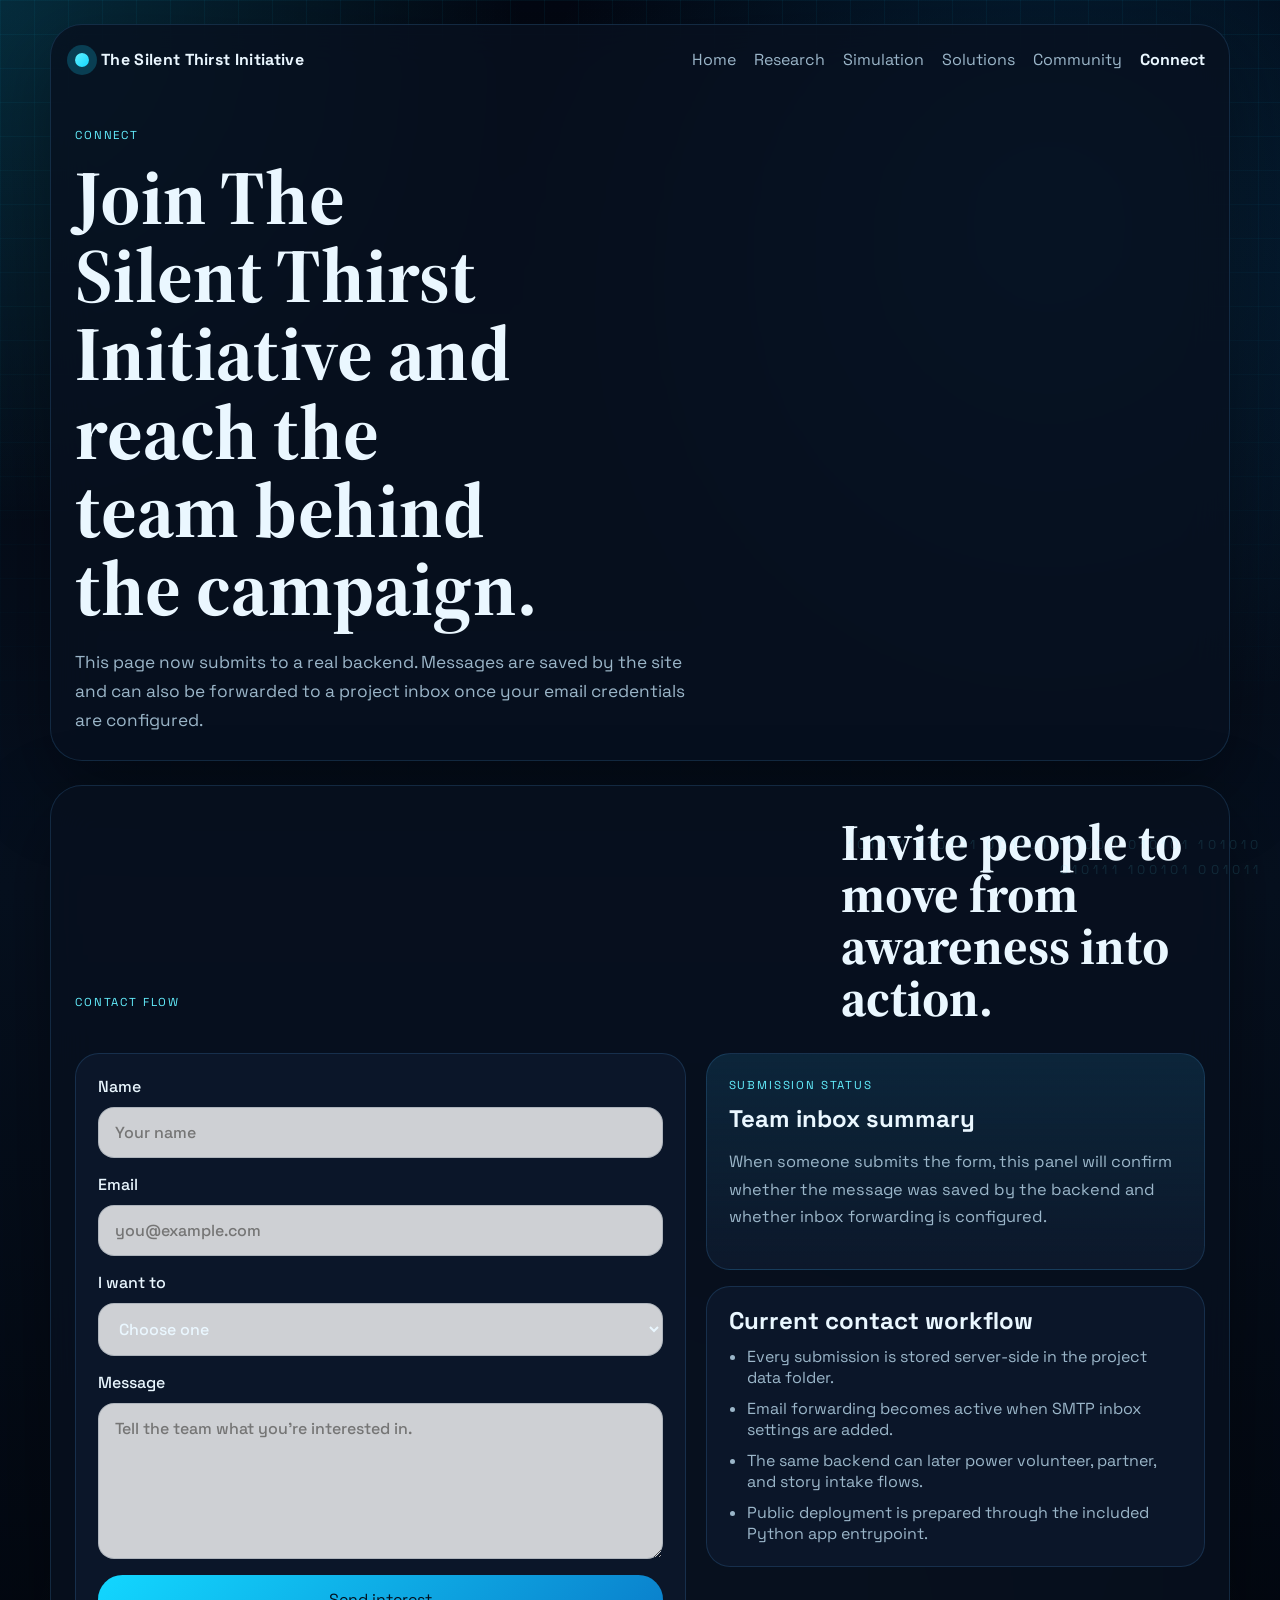
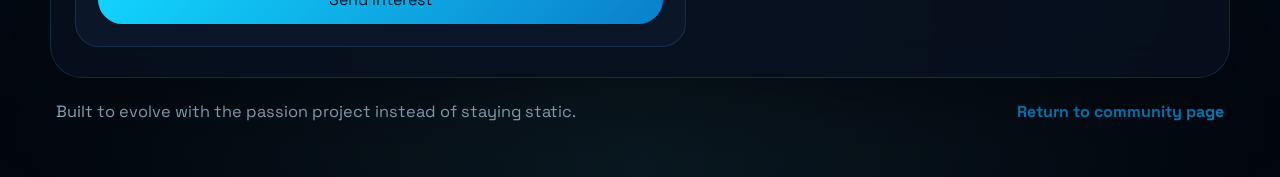
<file: connect.html>
<!DOCTYPE html>
<html lang="en">
<head>
  <meta charset="UTF-8">
  <meta name="viewport" content="width=device-width, initial-scale=1.0">
  <title>Connect | The Silent Thirst</title>
  <meta name="description" content="Connect with the project team behind The Silent Thirst.">
  <link rel="preconnect" href="https://fonts.googleapis.com">
  <link rel="preconnect" href="https://fonts.gstatic.com" crossorigin>
  <link href="https://fonts.googleapis.com/css2?family=Space+Grotesk:wght@400;500;700&family=Source+Serif+4:wght@400;600;700&display=swap" rel="stylesheet">
  <link rel="stylesheet" href="styles.css">
</head>
<body data-page="connect">
  <div class="page-shell">
    <header class="page-hero">
      <nav class="topbar">
        <a class="brand" href="index.html"><span class="brand-mark"></span><span class="brand-text">The Silent Thirst Initiative</span></a>
        <div class="nav-links">
          <a data-nav="home" href="index.html">Home</a>
          <a data-nav="research" href="research.html">Research</a>
          <a data-nav="simulation" href="simulation.html">Simulation</a>
          <a data-nav="solutions" href="solutions.html">Solutions</a>
          <a data-nav="community" href="community.html">Community</a>
          <a data-nav="connect" href="connect.html">Connect</a>
        </div>
      </nav>
      <div class="page-hero-copy">
        <p class="eyebrow">Connect</p>
        <h1 class="page-title">Join The Silent Thirst Initiative and reach the team behind the campaign.</h1>
        <p class="lead">This page now submits to a real backend. Messages are saved by the site and can also be forwarded to a project inbox once your email credentials are configured.</p>
      </div>
    </header>

    <main>
      <section class="section">
        <div class="section-heading">
          <p class="eyebrow">Contact flow</p>
          <h2>Invite people to move from awareness into action.</h2>
        </div>
        <div class="connect-layout">
          <form class="contact-form" id="contactForm">
            <label>
              Name
              <input type="text" name="name" placeholder="Your name" required>
            </label>
            <label>
              Email
              <input type="email" name="email" placeholder="you@example.com" required>
            </label>
            <label>
              I want to
              <select name="interest" required>
                <option value="">Choose one</option>
                <option value="learn more about the issue">Learn more about the issue</option>
                <option value="volunteer with the project">Volunteer with the project</option>
                <option value="explore a partnership">Explore a partnership</option>
                <option value="share research or a lead">Share research or a lead</option>
              </select>
            </label>
            <label>
              Message
              <textarea name="message" rows="6" placeholder="Tell the team what you're interested in." required></textarea>
            </label>
            <button class="button button-primary" type="submit">Send interest</button>
          </form>

          <aside class="form-output">
            <div class="response-card">
              <p class="response-label">Submission status</p>
              <h3>Team inbox summary</h3>
              <p id="responseText">When someone submits the form, this panel will confirm whether the message was saved by the backend and whether inbox forwarding is configured.</p>
            </div>
            <div class="sources-card">
              <h3>Current contact workflow</h3>
              <ul class="clean-list">
                <li>Every submission is stored server-side in the project data folder.</li>
                <li>Email forwarding becomes active when SMTP inbox settings are added.</li>
                <li>The same backend can later power volunteer, partner, and story intake flows.</li>
                <li>Public deployment is prepared through the included Python app entrypoint.</li>
              </ul>
            </div>
          </aside>
        </div>
      </section>
    </main>

    <footer class="site-footer">
      <p>Built to evolve with the passion project instead of staying static.</p>
      <a class="text-link" href="community.html">Return to community page</a>
    </footer>
  </div>
  <script src="script.js"></script>
</body>
</html>
</file>
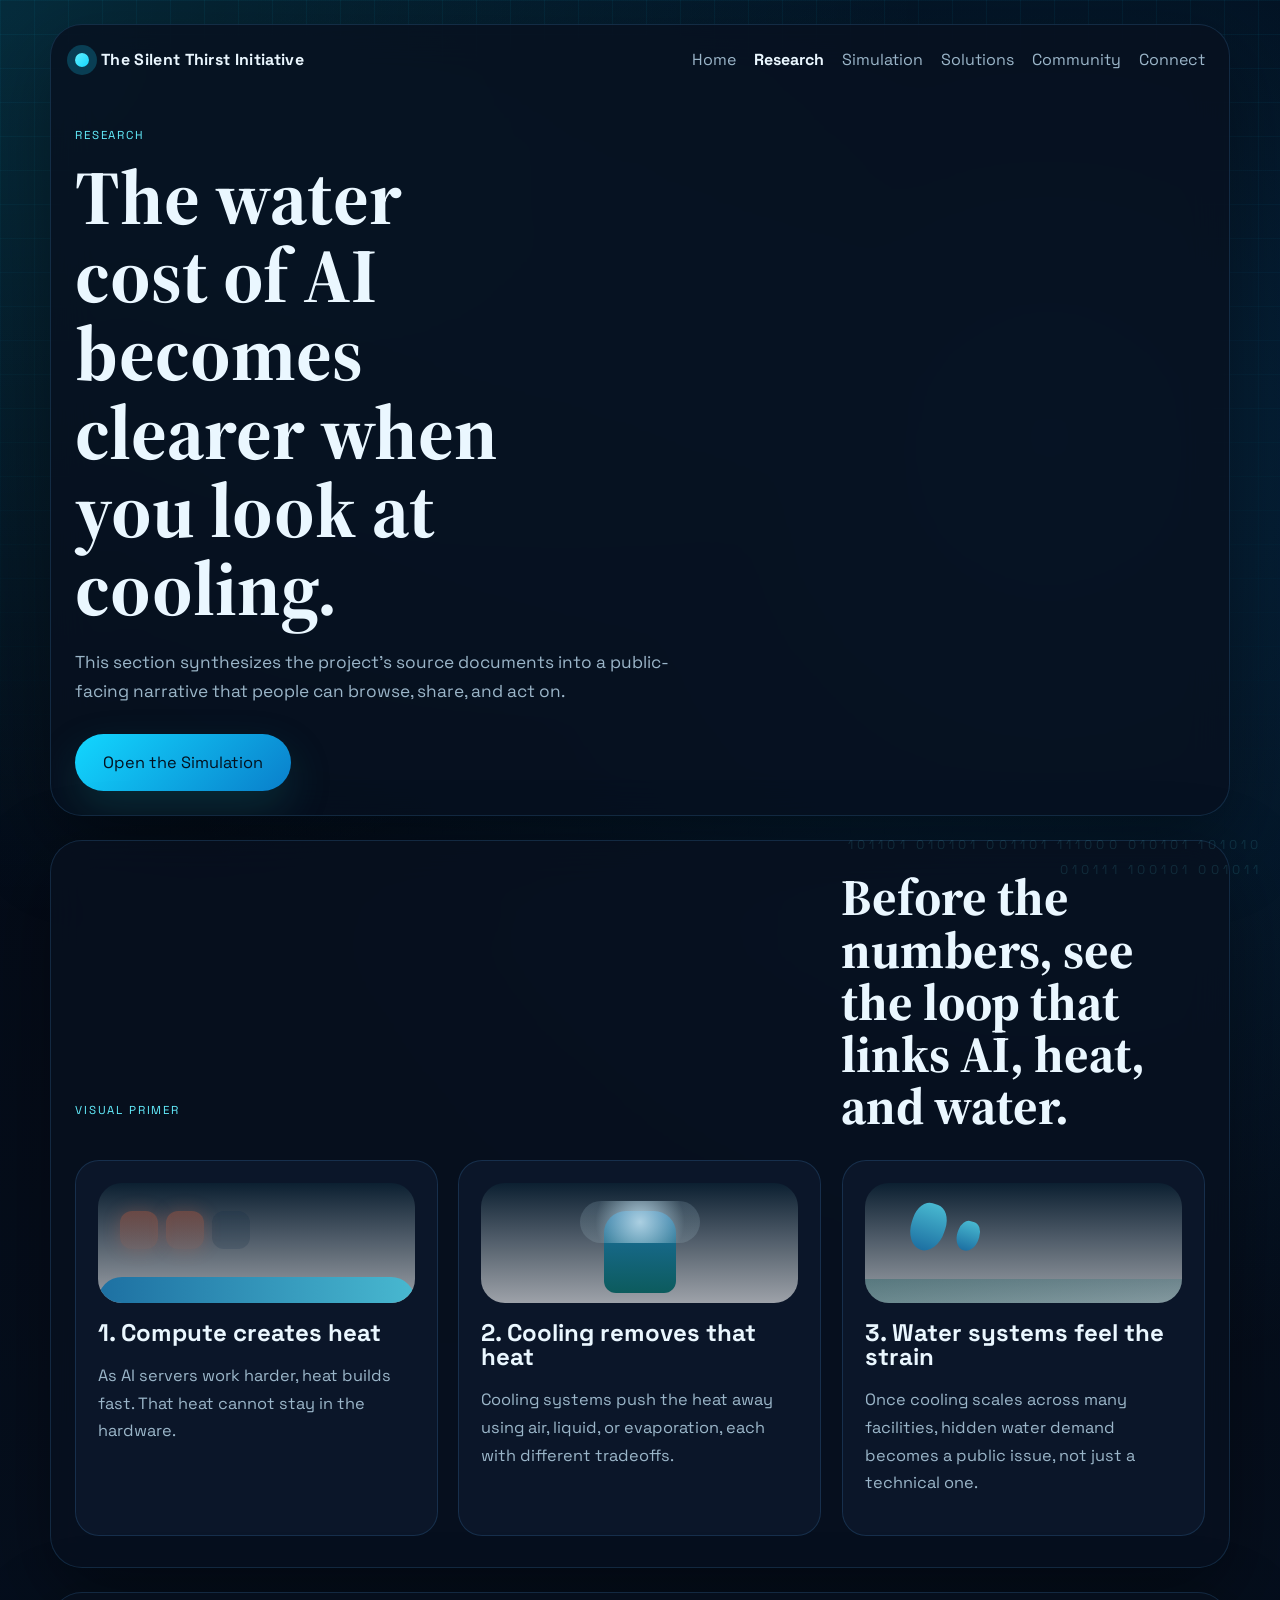
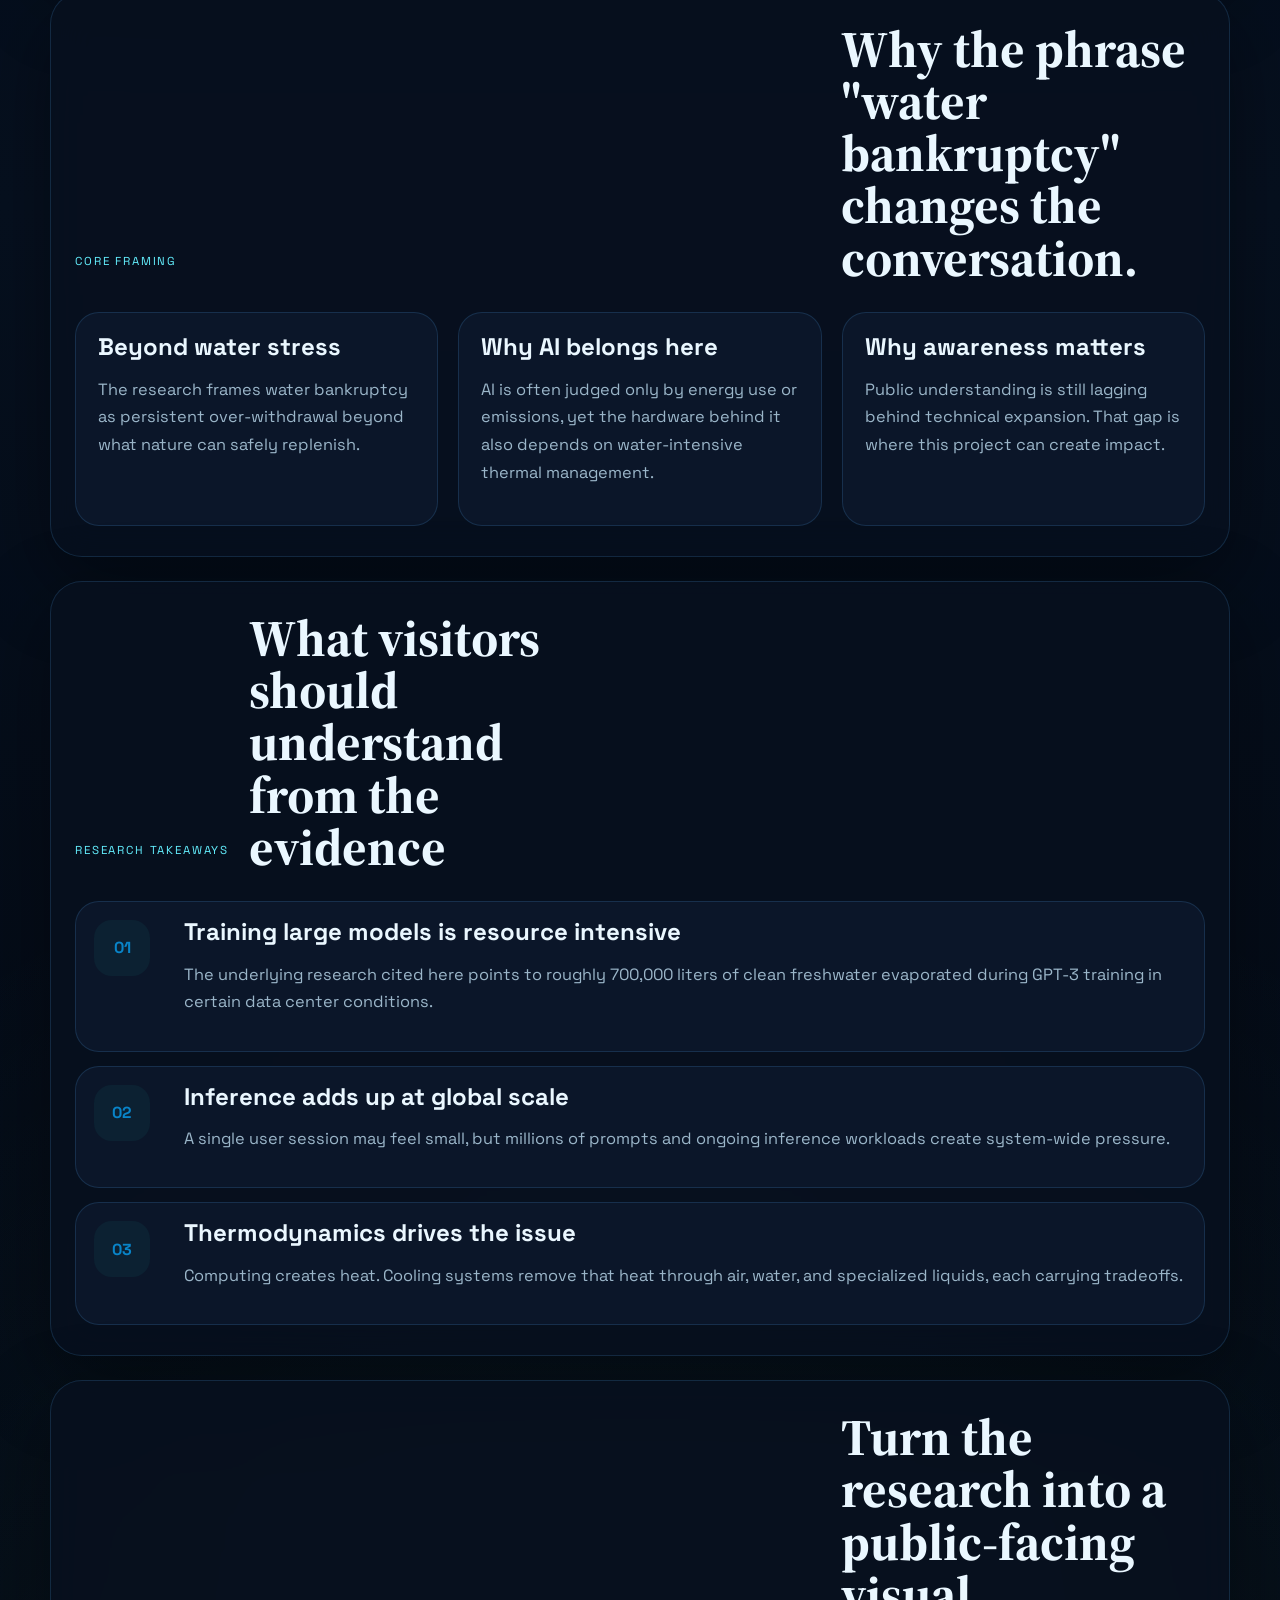
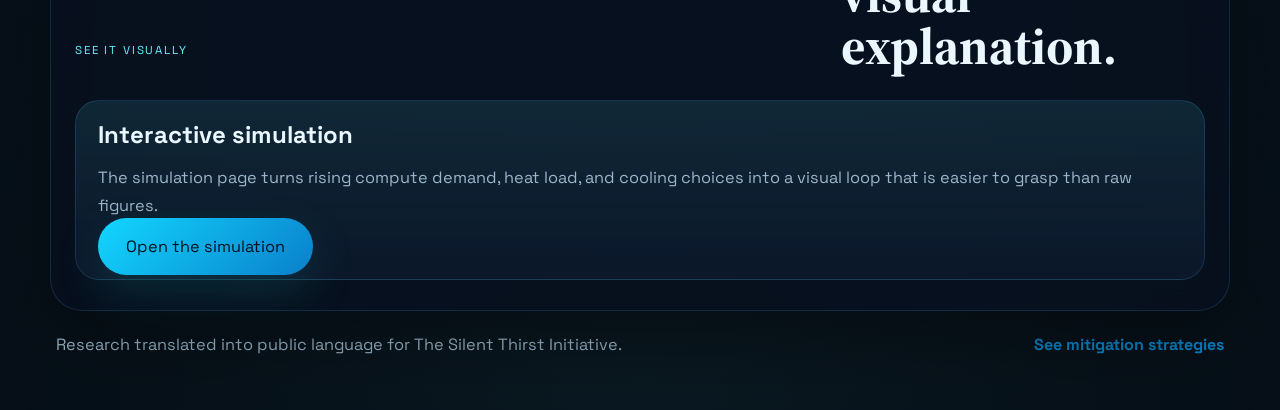
<file: research.html>
<!DOCTYPE html>
<html lang="en">
<head>
  <meta charset="UTF-8">
  <meta name="viewport" content="width=device-width, initial-scale=1.0">
  <title>Research | The Silent Thirst</title>
  <meta name="description" content="Research findings on AI, data centers, cooling systems, and water scarcity.">
  <link rel="preconnect" href="https://fonts.googleapis.com">
  <link rel="preconnect" href="https://fonts.gstatic.com" crossorigin>
  <link href="https://fonts.googleapis.com/css2?family=Space+Grotesk:wght@400;500;700&family=Source+Serif+4:wght@400;600;700&display=swap" rel="stylesheet">
  <link rel="stylesheet" href="styles.css">
</head>
<body data-page="research">
  <div class="page-shell">
    <header class="page-hero">
      <nav class="topbar">
        <a class="brand" href="index.html"><span class="brand-mark"></span><span class="brand-text">The Silent Thirst Initiative</span></a>
        <div class="nav-links">
          <a data-nav="home" href="index.html">Home</a>
          <a data-nav="research" href="research.html">Research</a>
          <a data-nav="simulation" href="simulation.html">Simulation</a>
          <a data-nav="solutions" href="solutions.html">Solutions</a>
          <a data-nav="community" href="community.html">Community</a>
          <a data-nav="connect" href="connect.html">Connect</a>
        </div>
      </nav>
      <div class="page-hero-copy">
        <p class="eyebrow">Research</p>
        <h1 class="page-title">The water cost of AI becomes clearer when you look at cooling.</h1>
        <p class="lead">This section synthesizes the project's source documents into a public-facing narrative that people can browse, share, and act on.</p>
        <div class="hero-actions">
          <a class="button button-primary button-spotlight" href="simulation.html">Open the Simulation</a>
        </div>
      </div>
    </header>

    <main>
      <section class="section">
        <div class="section-heading">
          <p class="eyebrow">Visual primer</p>
          <h2>Before the numbers, see the loop that links AI, heat, and water.</h2>
        </div>
        <div class="visual-explainer-grid">
          <article class="visual-card">
            <div class="mini-scene">
              <span class="scene-chip glow"></span>
              <span class="scene-chip glow"></span>
              <span class="scene-chip"></span>
              <span class="scene-wave"></span>
            </div>
            <h3>1. Compute creates heat</h3>
            <p>As AI servers work harder, heat builds fast. That heat cannot stay in the hardware.</p>
          </article>
          <article class="visual-card">
            <div class="mini-scene tower">
              <span class="scene-tower"></span>
              <span class="scene-cloud"></span>
            </div>
            <h3>2. Cooling removes that heat</h3>
            <p>Cooling systems push the heat away using air, liquid, or evaporation, each with different tradeoffs.</p>
          </article>
          <article class="visual-card">
            <div class="mini-scene watershed">
              <span class="scene-drop"></span>
              <span class="scene-drop small"></span>
              <span class="scene-ground"></span>
            </div>
            <h3>3. Water systems feel the strain</h3>
            <p>Once cooling scales across many facilities, hidden water demand becomes a public issue, not just a technical one.</p>
          </article>
        </div>
      </section>

      <section class="section">
        <div class="section-heading">
          <p class="eyebrow">Core framing</p>
          <h2>Why the phrase "water bankruptcy" changes the conversation.</h2>
        </div>
        <div class="story-grid">
          <article class="story-card">
            <h3>Beyond water stress</h3>
            <p>The research frames water bankruptcy as persistent over-withdrawal beyond what nature can safely replenish.</p>
          </article>
          <article class="story-card">
            <h3>Why AI belongs here</h3>
            <p>AI is often judged only by energy use or emissions, yet the hardware behind it also depends on water-intensive thermal management.</p>
          </article>
          <article class="story-card">
            <h3>Why awareness matters</h3>
            <p>Public understanding is still lagging behind technical expansion. That gap is where this project can create impact.</p>
          </article>
        </div>
      </section>

      <section class="section">
        <div class="section-heading narrow">
          <p class="eyebrow">Research takeaways</p>
          <h2>What visitors should understand from the evidence</h2>
        </div>
        <div class="timeline">
          <div class="timeline-item">
            <span class="timeline-year">01</span>
            <div>
              <h3>Training large models is resource intensive</h3>
              <p>The underlying research cited here points to roughly 700,000 liters of clean freshwater evaporated during GPT-3 training in certain data center conditions.</p>
            </div>
          </div>
          <div class="timeline-item">
            <span class="timeline-year">02</span>
            <div>
              <h3>Inference adds up at global scale</h3>
              <p>A single user session may feel small, but millions of prompts and ongoing inference workloads create system-wide pressure.</p>
            </div>
          </div>
          <div class="timeline-item">
            <span class="timeline-year">03</span>
            <div>
              <h3>Thermodynamics drives the issue</h3>
              <p>Computing creates heat. Cooling systems remove that heat through air, water, and specialized liquids, each carrying tradeoffs.</p>
            </div>
          </div>
        </div>
      </section>

      <section class="section">
        <div class="section-heading">
          <p class="eyebrow">See it visually</p>
          <h2>Turn the research into a public-facing visual explanation.</h2>
        </div>
        <div class="feature-grid">
          <article class="feature-card">
            <h3>Interactive simulation</h3>
            <p>The simulation page turns rising compute demand, heat load, and cooling choices into a visual loop that is easier to grasp than raw figures.</p>
            <a class="button button-primary button-spotlight" href="simulation.html">Open the simulation</a>
          </article>
        </div>
      </section>
    </main>

    <footer class="site-footer">
      <p>Research translated into public language for The Silent Thirst Initiative.</p>
      <a class="text-link" href="solutions.html">See mitigation strategies</a>
    </footer>
  </div>
  <script src="script.js"></script>
</body>
</html>
</file>
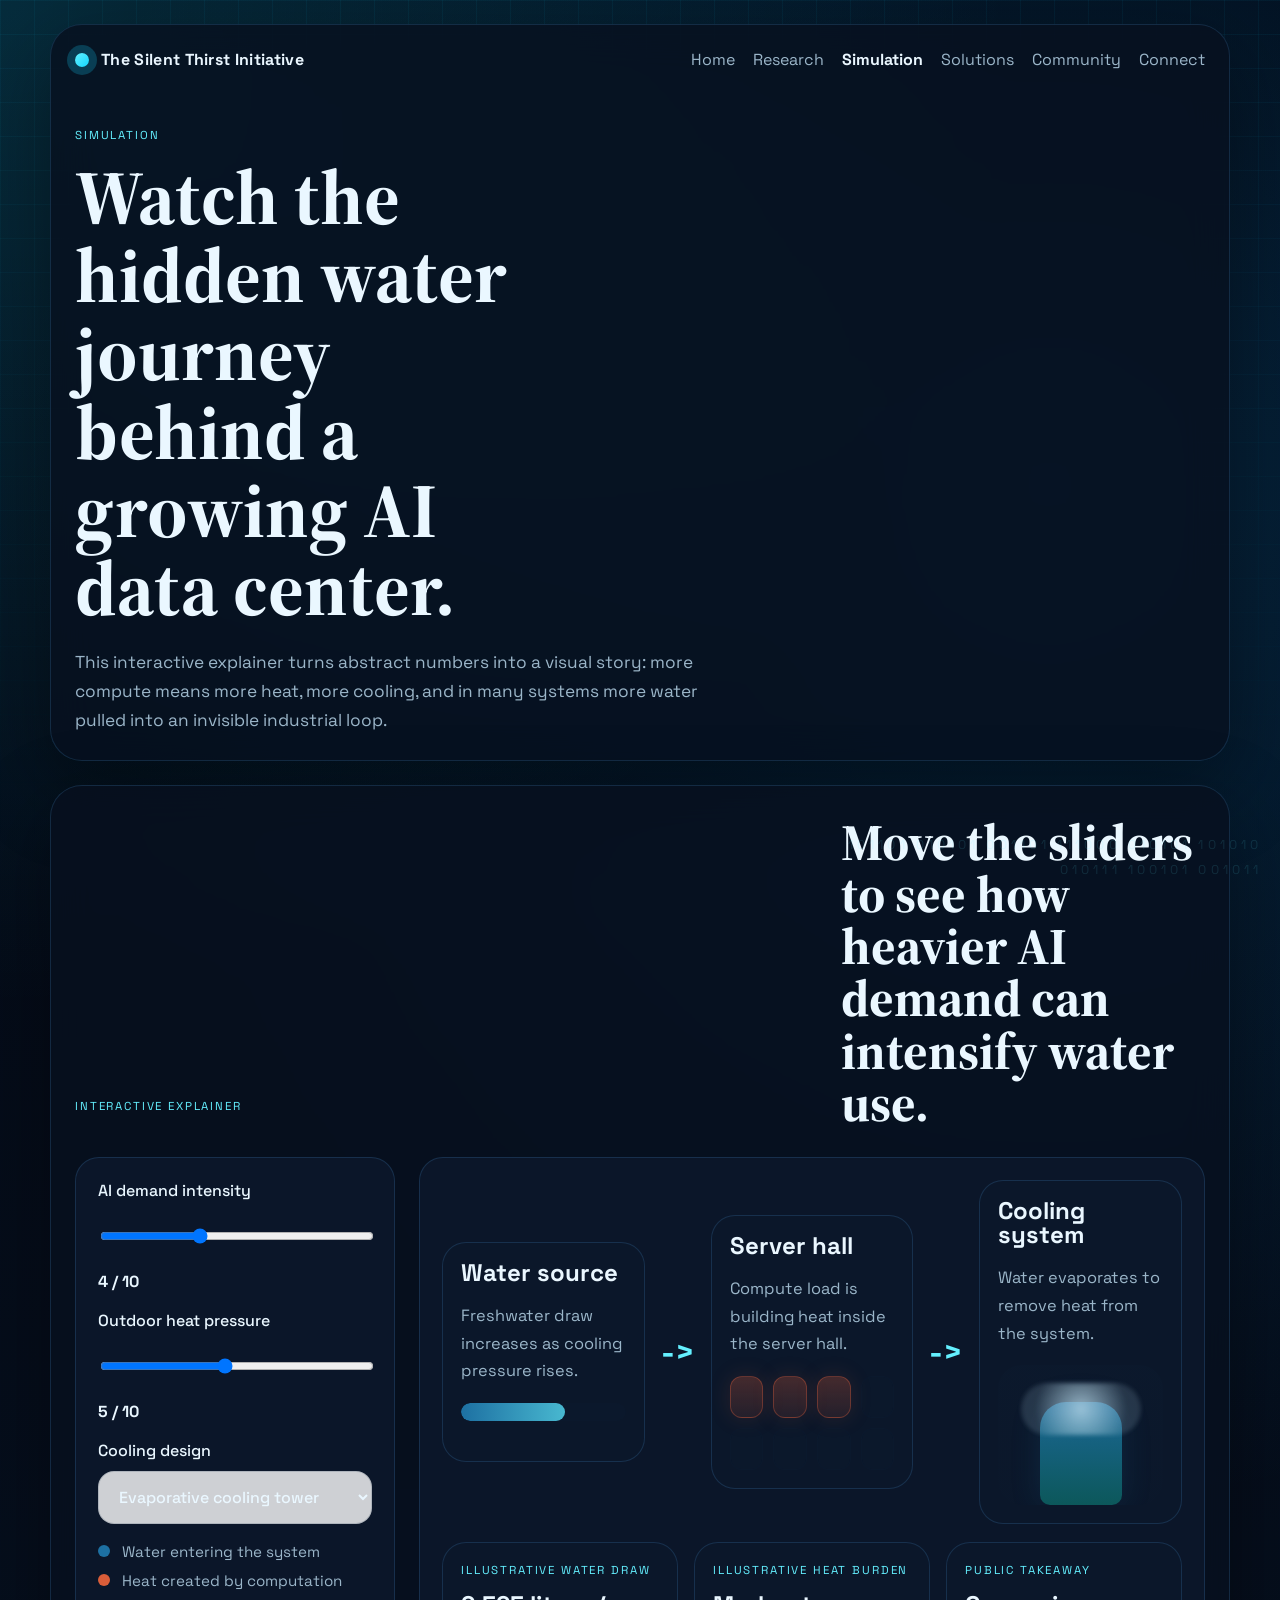
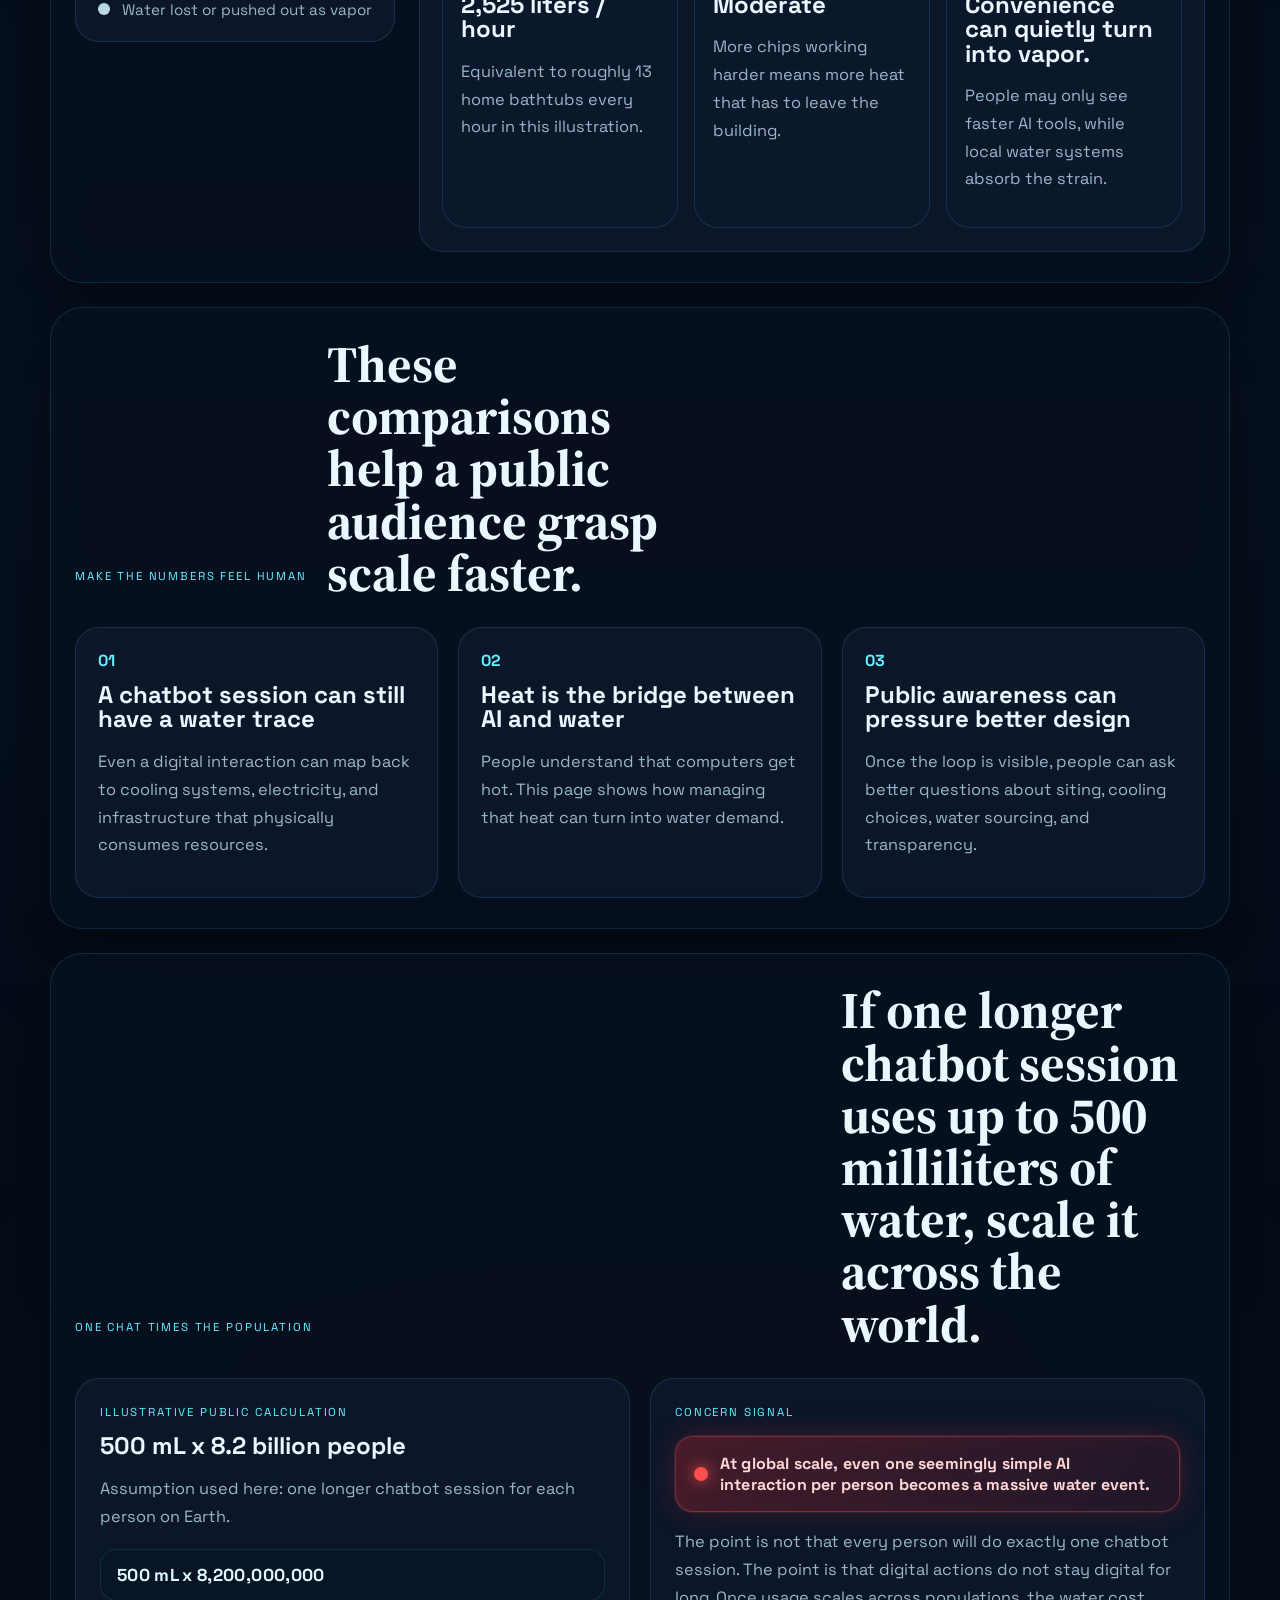
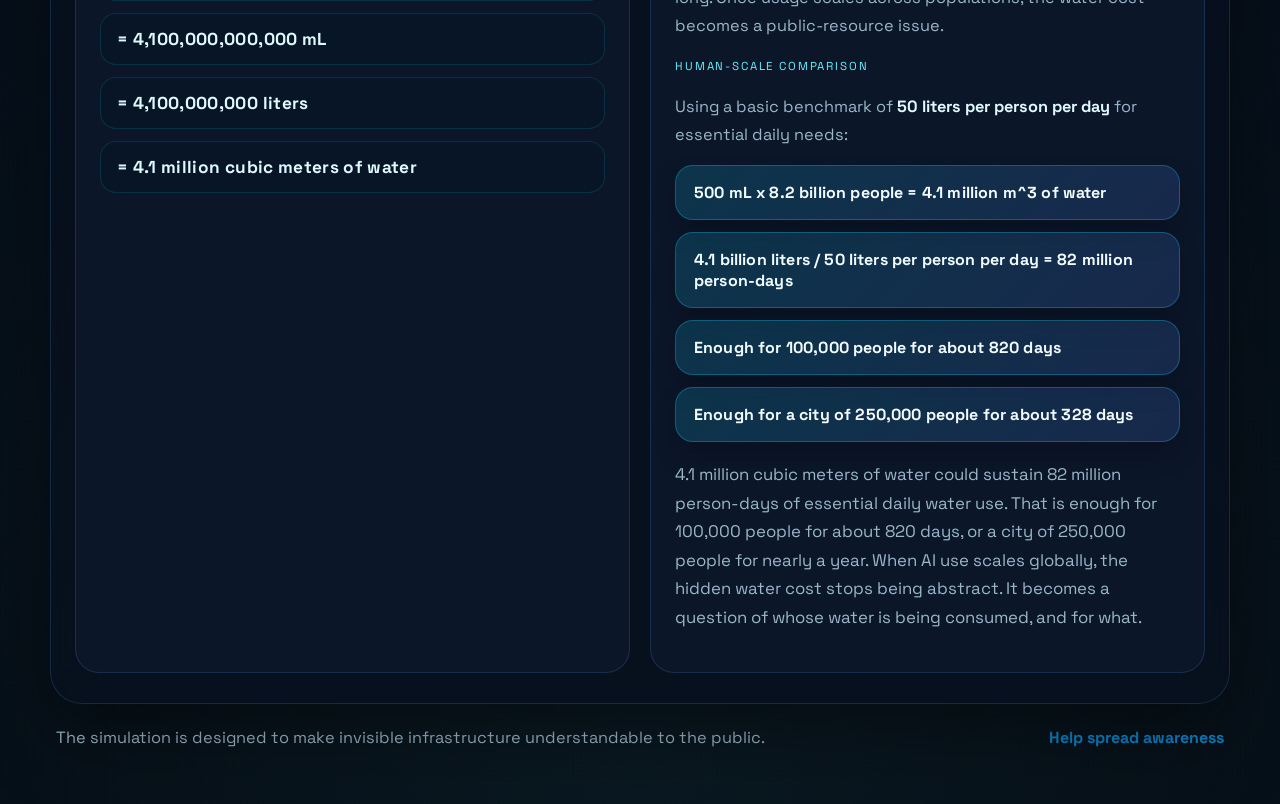
<file: simulation.html>
<!DOCTYPE html>
<html lang="en">
<head>
  <meta charset="UTF-8">
  <meta name="viewport" content="width=device-width, initial-scale=1.0">
  <title>Simulation | The Silent Thirst</title>
  <meta name="description" content="Interactive visual simulation showing how data centers use water for cooling and operations.">
  <link rel="preconnect" href="https://fonts.googleapis.com">
  <link rel="preconnect" href="https://fonts.gstatic.com" crossorigin>
  <link href="https://fonts.googleapis.com/css2?family=Space+Grotesk:wght@400;500;700&family=Source+Serif+4:wght@400;600;700&display=swap" rel="stylesheet">
  <link rel="stylesheet" href="styles.css">
</head>
<body data-page="simulation">
  <div class="page-shell">
    <header class="page-hero">
      <nav class="topbar">
        <a class="brand" href="index.html"><span class="brand-mark"></span><span class="brand-text">The Silent Thirst Initiative</span></a>
        <div class="nav-links">
          <a data-nav="home" href="index.html">Home</a>
          <a data-nav="research" href="research.html">Research</a>
          <a data-nav="simulation" href="simulation.html">Simulation</a>
          <a data-nav="solutions" href="solutions.html">Solutions</a>
          <a data-nav="community" href="community.html">Community</a>
          <a data-nav="connect" href="connect.html">Connect</a>
        </div>
      </nav>
      <div class="page-hero-copy">
        <p class="eyebrow">Simulation</p>
        <h1 class="page-title">Watch the hidden water journey behind a growing AI data center.</h1>
        <p class="lead">
          This interactive explainer turns abstract numbers into a visual story:
          more compute means more heat, more cooling, and in many systems more
          water pulled into an invisible industrial loop.
        </p>
      </div>
    </header>

    <main>
      <section class="section">
        <div class="section-heading">
          <p class="eyebrow">Interactive explainer</p>
          <h2>Move the sliders to see how heavier AI demand can intensify water use.</h2>
        </div>

        <div class="simulation-layout">
          <div class="simulation-controls">
            <label class="control-group">
              <span>AI demand intensity</span>
              <input id="demandRange" type="range" min="1" max="10" value="4">
              <strong id="demandValue">4 / 10</strong>
            </label>
            <label class="control-group">
              <span>Outdoor heat pressure</span>
              <input id="heatRange" type="range" min="1" max="10" value="5">
              <strong id="heatValue">5 / 10</strong>
            </label>
            <label class="control-group">
              <span>Cooling design</span>
              <select id="coolingSelect">
                <option value="evaporative">Evaporative cooling tower</option>
                <option value="hybrid">Hybrid / adiabatic system</option>
                <option value="closed">Closed-loop liquid cooling</option>
              </select>
            </label>

            <div class="simulation-legend">
              <div><span class="legend-dot water"></span> Water entering the system</div>
              <div><span class="legend-dot heat"></span> Heat created by computation</div>
              <div><span class="legend-dot vapor"></span> Water lost or pushed out as vapor</div>
            </div>
          </div>

          <div class="simulation-stage">
            <div class="sim-pipeline">
              <div class="sim-node source">
                <h3>Water source</h3>
                <p id="waterSourceLabel">Freshwater draw increases.</p>
                <div class="bar-shell"><div id="waterBar" class="bar-fill water-fill"></div></div>
              </div>

              <div class="flow-arrow">-&gt;</div>

              <div class="sim-node servers">
                <h3>Server hall</h3>
                <p id="serverLabel">Compute load generates moderate heat.</p>
                <div class="chip-grid" id="chipGrid">
                  <span class="chip active"></span>
                  <span class="chip active"></span>
                  <span class="chip active"></span>
                  <span class="chip active"></span>
                  <span class="chip"></span>
                  <span class="chip"></span>
                  <span class="chip"></span>
                  <span class="chip"></span>
                </div>
              </div>

              <div class="flow-arrow">-&gt;</div>

              <div class="sim-node cooling">
                <h3>Cooling system</h3>
                <p id="coolingLabel">Cooling demand is steady.</p>
                <div class="tower-visual">
                  <div id="towerGlow" class="tower-core"></div>
                  <div id="vaporCloud" class="vapor-cloud"></div>
                </div>
              </div>
            </div>

            <div class="sim-metrics">
              <article class="metric-card">
                <p class="response-label">Illustrative water draw</p>
                <h3 id="waterMetric">2,000 liters / hour</h3>
                <p id="waterMetricCopy">Equivalent to roughly 10 home bathtubs every hour.</p>
              </article>
              <article class="metric-card">
                <p class="response-label">Illustrative heat burden</p>
                <h3 id="heatMetric">Moderate</h3>
                <p id="heatMetricCopy">More chips working harder means more heat that has to leave the building.</p>
              </article>
              <article class="metric-card">
                <p class="response-label">Public takeaway</p>
                <h3 id="awarenessMetric">The invisible cost grows quietly.</h3>
                <p id="awarenessMetricCopy">People may only see faster AI tools, while local water systems absorb the strain.</p>
              </article>
            </div>
          </div>
        </div>
      </section>

      <section class="section">
        <div class="section-heading narrow">
          <p class="eyebrow">Make the numbers feel human</p>
          <h2>These comparisons help a public audience grasp scale faster.</h2>
        </div>
        <div class="fact-grid">
          <article class="fact-card">
            <span class="fact-number">01</span>
            <h3>A chatbot session can still have a water trace</h3>
            <p>Even a digital interaction can map back to cooling systems, electricity, and infrastructure that physically consumes resources.</p>
          </article>
          <article class="fact-card">
            <span class="fact-number">02</span>
            <h3>Heat is the bridge between AI and water</h3>
            <p>People understand that computers get hot. This page shows how managing that heat can turn into water demand.</p>
          </article>
          <article class="fact-card">
            <span class="fact-number">03</span>
            <h3>Public awareness can pressure better design</h3>
            <p>Once the loop is visible, people can ask better questions about siting, cooling choices, water sourcing, and transparency.</p>
          </article>
        </div>
      </section>

      <section class="section">
        <div class="section-heading">
          <p class="eyebrow">One chat times the population</p>
          <h2>If one longer chatbot session uses up to 500 milliliters of water, scale it across the world.</h2>
        </div>
        <div class="population-math">
          <article class="math-card">
            <p class="response-label">Illustrative public calculation</p>
            <h3>500 mL x 8.2 billion people</h3>
            <p>Assumption used here: one longer chatbot session for each person on Earth.</p>
            <div class="math-steps">
              <div class="math-line">500 mL x 8,200,000,000</div>
              <div class="math-line">= 4,100,000,000,000 mL</div>
              <div class="math-line">= 4,100,000,000 liters</div>
              <div class="math-line">= 4.1 million cubic meters of water</div>
            </div>
          </article>
          <article class="concern-card">
            <p class="response-label">Concern signal</p>
            <div class="danger-alert danger-alert-strong">
              <span class="danger-dot"></span>
              <span class="danger-copy">At global scale, even one seemingly simple AI interaction per person becomes a massive water event.</span>
            </div>
            <p class="concern-copy">
              The point is not that every person will do exactly one chatbot session.
              The point is that digital actions do not stay digital for long. Once usage
              scales across populations, the water cost becomes a public-resource issue.
            </p>
            <div class="impact-note">
              <p class="response-label">Human-scale comparison</p>
              <p>Using a basic benchmark of <strong>50 liters per person per day</strong> for essential daily needs:</p>
              <div class="impact-buttons">
                <div class="impact-button">500 mL x 8.2 billion people = 4.1 million m^3 of water</div>
                <div class="impact-button">4.1 billion liters / 50 liters per person per day = 82 million person-days</div>
                <div class="impact-button">Enough for 100,000 people for about 820 days</div>
                <div class="impact-button">Enough for a city of 250,000 people for about 328 days</div>
              </div>
              <p class="campaign-copy">
                4.1 million cubic meters of water could sustain 82 million person-days of essential daily water use. That is enough for 100,000 people for about 820 days, or a city of 250,000 people for nearly a year. When AI use scales globally, the hidden water cost stops being abstract. It becomes a question of whose water is being consumed, and for what.
              </p>
            </div>
          </article>
        </div>
      </section>
    </main>

    <footer class="site-footer">
      <p>The simulation is designed to make invisible infrastructure understandable to the public.</p>
      <a class="text-link" href="connect.html">Help spread awareness</a>
    </footer>
  </div>
  <script src="script.js"></script>
</body>
</html>
</file>
<file: styles.css>
:root {
  --bg: #060b14;
  --surface: rgba(8, 17, 31, 0.82);
  --surface-strong: rgba(12, 24, 43, 0.94);
  --ink: #eaf7ff;
  --muted: #9bb6c9;
  --line: rgba(87, 177, 255, 0.16);
  --accent: #12d7ff;
  --accent-deep: #0984c8;
  --signal: #64f0ff;
  --glow: rgba(18, 215, 255, 0.22);
  --shadow: 0 28px 80px rgba(0, 0, 0, 0.38);
  --radius-xl: 32px;
  --radius-lg: 24px;
  --radius-md: 18px;
}

* {
  box-sizing: border-box;
}

html {
  scroll-behavior: smooth;
}

body {
  margin: 0;
  font-family: "Space Grotesk", sans-serif;
  color: var(--ink);
  background:
    radial-gradient(circle at top left, rgba(18, 215, 255, 0.18), transparent 24%),
    radial-gradient(circle at 82% 12%, rgba(9, 132, 200, 0.22), transparent 28%),
    radial-gradient(circle at 50% 100%, rgba(100, 240, 255, 0.08), transparent 34%),
    linear-gradient(180deg, #030712 0%, #06101f 50%, #02060e 100%);
}

body::before {
  content: "";
  position: fixed;
  inset: 0;
  pointer-events: none;
  background-image:
    linear-gradient(rgba(18, 215, 255, 0.06) 1px, transparent 1px),
    linear-gradient(90deg, rgba(18, 215, 255, 0.06) 1px, transparent 1px);
  background-size: 34px 34px;
  mask-image: linear-gradient(180deg, rgba(0, 0, 0, 0.95), transparent 96%);
}

body::after {
  content: "101101 010101 001101 111000 010101 101010 010111 100101 001011";
  position: fixed;
  right: 18px;
  bottom: 18px;
  width: min(38vw, 420px);
  color: rgba(100, 240, 255, 0.12);
  font-size: 0.8rem;
  letter-spacing: 0.32em;
  line-height: 1.9;
  text-align: right;
  pointer-events: none;
  white-space: pre-wrap;
}

.page-shell {
  width: min(1180px, calc(100% - 32px));
  margin: 24px auto 48px;
}

.hero,
.section {
  backdrop-filter: blur(20px);
  background: var(--surface);
  border: 1px solid var(--line);
  box-shadow: var(--shadow);
}

.hero {
  border-radius: var(--radius-xl);
  padding: 24px;
  overflow: hidden;
  position: relative;
}

.page-hero {
  border-radius: var(--radius-xl);
  padding: 24px;
  overflow: hidden;
  position: relative;
  backdrop-filter: blur(20px);
  background: var(--surface);
  border: 1px solid var(--line);
  box-shadow: var(--shadow);
}

.hero::after {
  content: "";
  position: absolute;
  width: 360px;
  height: 360px;
  right: -120px;
  top: -120px;
  border-radius: 50%;
  background: radial-gradient(circle, rgba(18, 215, 255, 0.24) 0%, transparent 70%);
}

.topbar,
.hero-grid,
.story-grid,
.fact-grid,
.solutions-layout,
.community-grid,
.connect-layout {
  display: grid;
  gap: 20px;
}

.topbar {
  grid-template-columns: 1fr auto;
  align-items: center;
}

.brand {
  display: inline-flex;
  align-items: center;
  gap: 12px;
  font-weight: 700;
  letter-spacing: 0.02em;
  color: var(--ink);
  text-decoration: none;
}

.brand-mark {
  width: 14px;
  height: 14px;
  border-radius: 50%;
  background: linear-gradient(135deg, var(--signal), var(--accent));
  box-shadow: 0 0 0 8px var(--glow);
}

.nav-links {
  display: inline-flex;
  gap: 18px;
  flex-wrap: wrap;
}

.nav-links a,
.button,
select,
input,
textarea {
  transition: 180ms ease;
}

.nav-links a {
  color: var(--muted);
  text-decoration: none;
}

.nav-links a:hover {
  color: #ffffff;
  text-shadow: 0 0 18px rgba(18, 215, 255, 0.28);
}

body[data-page="home"] .nav-links a[data-nav="home"],
body[data-page="research"] .nav-links a[data-nav="research"],
body[data-page="simulation"] .nav-links a[data-nav="simulation"],
body[data-page="solutions"] .nav-links a[data-nav="solutions"],
body[data-page="community"] .nav-links a[data-nav="community"],
body[data-page="connect"] .nav-links a[data-nav="connect"] {
  color: var(--ink);
  font-weight: 700;
}

.hero-grid {
  grid-template-columns: minmax(0, 1.45fr) minmax(280px, 0.8fr);
  margin-top: 56px;
  align-items: end;
}

.eyebrow,
.stat-label,
.update-label,
.response-label {
  text-transform: uppercase;
  letter-spacing: 0.16em;
  font-size: 0.72rem;
  color: var(--signal);
  margin: 0 0 12px;
}

h1,
h2,
h3,
h4 {
  margin: 0;
  line-height: 1.02;
}

h1,
h2 {
  font-family: "Source Serif 4", serif;
}

h1 {
  font-size: clamp(3.4rem, 7vw, 6.4rem);
  max-width: 10ch;
}

.page-title {
  max-width: 12ch;
  font-size: clamp(3rem, 6vw, 5.4rem);
}

h2 {
  font-size: clamp(2.3rem, 4vw, 4rem);
  max-width: 14ch;
}

h3 {
  font-size: 1.5rem;
  margin-bottom: 12px;
}

p {
  line-height: 1.7;
  color: var(--muted);
  font-size: 1.02rem;
}

.lead {
  max-width: 58ch;
  font-size: 1.08rem;
  margin: 20px 0 0;
}

.text-gradient {
  background: linear-gradient(135deg, #7ee8ff, #12d7ff 44%, #5b8cff 100%);
  -webkit-background-clip: text;
  background-clip: text;
  color: transparent;
}

.hero-ribbons {
  display: flex;
  gap: 12px;
  flex-wrap: wrap;
  margin-top: 22px;
}

.hero-ribbon {
  padding: 10px 14px;
  border-radius: 999px;
  background: rgba(9, 22, 39, 0.9);
  color: #8defff;
  border: 1px solid rgba(18, 215, 255, 0.16);
  box-shadow: 0 10px 22px rgba(0, 0, 0, 0.22);
}

.danger-alert {
  display: flex;
  align-items: center;
  gap: 12px;
  padding: 12px 14px;
  margin: 14px 0 16px;
  border-radius: 16px;
  background: linear-gradient(135deg, rgba(255, 62, 62, 0.18), rgba(255, 62, 62, 0.06));
  border: 1px solid rgba(255, 94, 94, 0.32);
  box-shadow: 0 0 0 1px rgba(255, 94, 94, 0.08), 0 0 24px rgba(255, 62, 62, 0.12);
}

.danger-alert-strong {
  padding: 16px 18px;
  border-radius: 18px;
  background: linear-gradient(135deg, rgba(255, 48, 48, 0.24), rgba(255, 48, 48, 0.08));
  box-shadow:
    0 0 0 1px rgba(255, 94, 94, 0.12),
    0 0 32px rgba(255, 48, 48, 0.2),
    inset 0 0 24px rgba(255, 48, 48, 0.06);
}

.danger-dot {
  width: 14px;
  height: 14px;
  border-radius: 50%;
  background: #ff4d4d;
  box-shadow: 0 0 16px rgba(255, 77, 77, 0.95);
  animation: alertPulse 1.2s ease-in-out infinite;
  flex: 0 0 auto;
}

.danger-copy {
  color: #ffd7d7;
  font-weight: 700;
  letter-spacing: 0.01em;
}

.hero-actions {
  display: flex;
  gap: 14px;
  flex-wrap: wrap;
  margin-top: 28px;
}

.button {
  border: 0;
  border-radius: 999px;
  padding: 14px 22px;
  font: inherit;
  text-decoration: none;
  cursor: pointer;
}

.button-primary {
  background: linear-gradient(135deg, #12d7ff, #0a7fcb);
  color: #03111f;
}

.button-primary:hover {
  transform: translateY(-1px);
  box-shadow: 0 18px 32px rgba(18, 215, 255, 0.28);
}

.button-spotlight {
  padding: 18px 28px;
  font-size: 1.02rem;
  box-shadow: 0 18px 40px rgba(18, 116, 117, 0.28);
}

.button-secondary {
  background: rgba(7, 18, 32, 0.86);
  color: var(--ink);
  border: 1px solid var(--line);
}

.hero-panel,
.timeline,
.updates-list,
.pill-row {
  display: grid;
  gap: 14px;
}

.stat-card,
.story-card,
.fact-card,
.solution-panel,
.community-card,
.contact-form,
.response-card,
.sources-card,
.timeline-item {
  background: var(--surface-strong);
  border: 1px solid var(--line);
  border-radius: var(--radius-lg);
}

.stat-card {
  padding: 20px;
}

.hero-visual-card {
  padding: 20px;
  background: linear-gradient(180deg, rgba(16, 42, 67, 0.95), rgba(12, 91, 93, 0.92));
  border: 1px solid rgba(255, 255, 255, 0.06);
  border-radius: var(--radius-lg);
  box-shadow: 0 24px 40px rgba(16, 42, 67, 0.18);
}

.hero-visual-card .stat-label {
  color: #d6edf5;
}

.hero-image,
.section-image {
  display: block;
  width: 100%;
  height: auto;
  border-radius: 24px;
  box-shadow: 0 22px 40px rgba(16, 42, 67, 0.14);
}

.stat-card.accent {
  background: linear-gradient(180deg, rgba(18, 215, 255, 0.14), rgba(12, 24, 43, 0.96));
}

.stat-value {
  font-size: clamp(2.2rem, 5vw, 4rem);
  line-height: 0.95;
  color: var(--ink);
  margin: 0 0 10px;
}

.section {
  margin-top: 24px;
  border-radius: var(--radius-xl);
  padding: 30px 24px;
}

.page-hero-copy {
  margin-top: 56px;
  max-width: 760px;
}

.page-hero-copy-wide {
  max-width: 1100px;
}

.page-hero-copy-wide .page-title {
  max-width: 18ch;
  font-size: clamp(3.2rem, 5.2vw, 5.6rem);
  line-height: 0.95;
}

.section-heading {
  display: flex;
  justify-content: space-between;
  gap: 20px;
  align-items: end;
  margin-bottom: 28px;
}

.section-heading.narrow {
  justify-content: flex-start;
}

.story-grid,
.fact-grid,
.solutions-layout,
.community-grid,
.connect-layout,
.feature-grid {
  grid-template-columns: repeat(3, minmax(0, 1fr));
}

.story-card,
.fact-card,
.feature-card,
.solution-panel,
.community-card,
.response-card,
.sources-card,
.contact-form {
  padding: 22px;
}

.story-card,
.fact-card,
.feature-card,
.solution-panel,
.community-card,
.response-card,
.sources-card,
.metric-card,
.visual-card,
.journey-card,
.compare-card {
  transform: perspective(1200px) rotateX(0deg) rotateY(0deg);
  transition: transform 220ms ease, box-shadow 220ms ease, border-color 220ms ease;
}

.story-card:hover,
.fact-card:hover,
.feature-card:hover,
.solution-panel:hover,
.community-card:hover,
.response-card:hover,
.sources-card:hover,
.metric-card:hover,
.visual-card:hover,
.journey-card:hover,
.compare-card:hover {
  transform: perspective(1200px) rotateX(2deg) rotateY(-2deg) translateY(-4px);
  box-shadow: 0 24px 40px rgba(0, 0, 0, 0.28);
  border-color: rgba(18, 215, 255, 0.28);
}

.timeline {
  margin-top: 20px;
}

.timeline-item {
  display: grid;
  grid-template-columns: 72px 1fr;
  align-items: start;
  gap: 18px;
  padding: 18px;
}

.timeline-year {
  display: grid;
  place-items: center;
  width: 56px;
  height: 56px;
  border-radius: 18px;
  background: rgba(18, 116, 117, 0.12);
  color: var(--accent-deep);
  font-weight: 700;
}

.fact-number {
  display: inline-block;
  color: var(--signal);
  font-weight: 700;
  margin-bottom: 12px;
}

.feature-card {
  background: var(--surface-strong);
  border: 1px solid var(--line);
  border-radius: var(--radius-lg);
}

.awareness-switcher {
  display: grid;
  grid-template-columns: 280px 1fr;
  gap: 24px;
  align-items: start;
}

.switcher-buttons {
  display: grid;
  gap: 12px;
}

.switcher-button {
  border: 1px solid rgba(18, 215, 255, 0.12);
  border-radius: 18px;
  background: rgba(8, 19, 35, 0.9);
  color: var(--ink);
  font: inherit;
  padding: 18px;
  text-align: left;
  cursor: pointer;
  box-shadow: 0 14px 26px rgba(16, 42, 67, 0.06);
}

.switcher-button:hover,
.switcher-button.active {
  background: linear-gradient(135deg, rgba(18, 215, 255, 0.14), rgba(91, 140, 255, 0.14));
  border-color: rgba(18, 215, 255, 0.28);
  transform: translateY(-2px);
}

.awareness-panel {
  padding: 24px;
  border-radius: var(--radius-lg);
  border: 1px solid var(--line);
  background:
    radial-gradient(circle at top right, rgba(72, 184, 208, 0.18), transparent 22%),
    linear-gradient(180deg, rgba(9, 19, 35, 0.96), rgba(12, 24, 43, 0.9));
  box-shadow: 0 22px 40px rgba(0, 0, 0, 0.22);
}

.feature-card:nth-child(1) {
  background: linear-gradient(180deg, rgba(72, 184, 208, 0.14), rgba(12, 24, 43, 0.96));
}

.feature-card:nth-child(2) {
  background: linear-gradient(180deg, rgba(91, 140, 255, 0.16), rgba(12, 24, 43, 0.96));
}

.feature-card:nth-child(3) {
  background: linear-gradient(180deg, rgba(18, 215, 255, 0.14), rgba(12, 24, 43, 0.96));
}

.feature-card:nth-child(4) {
  background: linear-gradient(180deg, rgba(100, 240, 255, 0.14), rgba(12, 24, 43, 0.96));
}

.visual-explainer-grid,
.solution-journey-grid,
.compare-grid {
  display: grid;
  gap: 20px;
}

.visual-explainer-grid,
.solution-journey-grid {
  grid-template-columns: repeat(3, minmax(0, 1fr));
}

.compare-grid {
  grid-template-columns: repeat(2, minmax(0, 1fr));
}

.population-math {
  display: grid;
  grid-template-columns: 1fr 1fr;
  gap: 20px;
}

.math-card,
.concern-card {
  background: var(--surface-strong);
  border: 1px solid var(--line);
  border-radius: var(--radius-lg);
  padding: 24px;
}

.math-steps {
  display: grid;
  gap: 12px;
  margin-top: 18px;
}

.math-line {
  padding: 14px 16px;
  border-radius: 16px;
  background: rgba(9, 22, 39, 0.92);
  border: 1px solid rgba(18, 215, 255, 0.14);
  color: #dff9ff;
  font-size: 1.08rem;
  font-weight: 700;
  letter-spacing: 0.02em;
}

.concern-copy {
  margin-top: 16px;
}

.impact-note {
  margin-top: 18px;
}

.impact-note strong {
  color: #dff9ff;
}

.impact-buttons {
  display: grid;
  gap: 12px;
  margin-top: 16px;
}

.impact-button {
  padding: 16px 18px;
  border-radius: 18px;
  background: linear-gradient(135deg, rgba(18, 215, 255, 0.16), rgba(91, 140, 255, 0.16));
  border: 1px solid rgba(18, 215, 255, 0.28);
  color: #f2fcff;
  font-weight: 700;
  letter-spacing: 0.01em;
  box-shadow: 0 14px 24px rgba(0, 0, 0, 0.2);
}

.campaign-copy {
  margin-top: 18px;
  font-size: 1.05rem;
}

.visual-card,
.journey-card,
.compare-card {
  background: var(--surface-strong);
  border: 1px solid var(--line);
  border-radius: var(--radius-lg);
  padding: 22px;
}

.solutions-layout {
  grid-template-columns: repeat(2, minmax(0, 1fr));
}

.clean-list {
  margin: 0;
  padding-left: 18px;
  color: var(--muted);
}

.clean-list li + li {
  margin-top: 10px;
}

.community-grid {
  grid-template-columns: 1.2fr 0.8fr;
}

.update-item {
  padding: 18px;
  border: 1px solid var(--line);
  border-radius: var(--radius-md);
  background: rgba(255, 255, 255, 0.58);
}

.update-item.active {
  border-color: rgba(18, 116, 117, 0.35);
  box-shadow: inset 0 0 0 1px rgba(18, 116, 117, 0.1);
}

.pill-row {
  grid-template-columns: repeat(2, minmax(0, 1fr));
  margin: 18px 0;
}

.pill {
  display: inline-flex;
  justify-content: center;
  align-items: center;
  padding: 12px 14px;
  border-radius: 999px;
  background: rgba(18, 116, 117, 0.1);
  color: var(--accent-deep);
  font-size: 0.95rem;
}

.connect-layout {
  grid-template-columns: 1.1fr 0.9fr;
  align-items: start;
}

.contact-form {
  display: grid;
  gap: 16px;
}

.contact-form label {
  display: grid;
  gap: 10px;
  color: var(--ink);
  font-weight: 500;
}

input,
select,
textarea {
  width: 100%;
  border: 1px solid rgba(16, 42, 67, 0.16);
  border-radius: 16px;
  padding: 14px 16px;
  font: inherit;
  color: var(--ink);
  background: rgba(255, 255, 255, 0.8);
}

input:focus,
select:focus,
textarea:focus {
  outline: none;
  border-color: rgba(18, 116, 117, 0.55);
  box-shadow: 0 0 0 4px rgba(18, 116, 117, 0.12);
}

.form-output {
  display: grid;
  gap: 16px;
}

.mini-scene {
  position: relative;
  height: 120px;
  border-radius: 24px;
  background: linear-gradient(180deg, rgba(18, 116, 117, 0.1), rgba(255, 255, 255, 0.6));
  overflow: hidden;
  margin-bottom: 18px;
}

.scene-chip,
.scene-wave,
.scene-tower,
.scene-cloud,
.scene-drop,
.scene-ground {
  position: absolute;
}

.scene-chip {
  width: 38px;
  height: 38px;
  border-radius: 12px;
  background: rgba(16, 42, 67, 0.18);
  top: 28px;
}

.scene-chip:nth-child(1) { left: 22px; }
.scene-chip:nth-child(2) { left: 68px; }
.scene-chip:nth-child(3) { left: 114px; }

.scene-chip.glow {
  background: linear-gradient(180deg, rgba(217, 93, 57, 0.35), rgba(217, 93, 57, 0.14));
  box-shadow: 0 0 18px rgba(217, 93, 57, 0.24);
}

.scene-wave {
  left: 0;
  right: 0;
  bottom: 0;
  height: 26px;
  background: linear-gradient(90deg, #1d70a2, #48b8d0);
  border-radius: 24px 24px 0 0;
}

.scene-tower {
  width: 72px;
  height: 82px;
  left: 50%;
  bottom: 10px;
  transform: translateX(-50%);
  border-radius: 22px 22px 12px 12px;
  background: linear-gradient(180deg, #1d70a2, #0c5b5d);
}

.scene-cloud {
  width: 120px;
  height: 42px;
  left: 50%;
  top: 18px;
  transform: translateX(-50%);
  border-radius: 999px;
  background: radial-gradient(circle, rgba(184, 216, 232, 0.92) 0%, rgba(184, 216, 232, 0.16) 70%);
}

.scene-drop {
  width: 34px;
  height: 48px;
  left: 46px;
  top: 20px;
  background: linear-gradient(180deg, #48b8d0, #1d70a2);
  border-radius: 50% 50% 60% 60%;
  transform: rotate(18deg);
}

.scene-drop.small {
  left: 92px;
  top: 38px;
  width: 22px;
  height: 30px;
}

.scene-ground {
  left: 0;
  right: 0;
  bottom: 0;
  height: 24px;
  background: linear-gradient(90deg, rgba(12, 91, 93, 0.35), rgba(18, 116, 117, 0.18));
}

.solution-launchpad {
  position: relative;
  overflow: visible;
}

.popup-banner {
  display: grid;
  grid-template-columns: 1fr auto;
  gap: 20px;
  align-items: center;
  padding: 8px 0;
}

.solutions-reveal.is-locked {
  opacity: 0.18;
  transform: scale(0.985);
  pointer-events: none;
  filter: blur(6px);
  transition: 260ms ease;
}

.solutions-reveal.is-open {
  opacity: 1;
  transform: scale(1);
  pointer-events: auto;
  filter: blur(0);
  transition: 260ms ease;
}

.journey-flow {
  display: flex;
  gap: 10px;
  flex-wrap: wrap;
  align-items: center;
  margin: 16px 0;
}

.journey-pill {
  padding: 10px 14px;
  border-radius: 999px;
  background: rgba(18, 116, 117, 0.1);
  color: var(--accent-deep);
}

.journey-arrow {
  font-weight: 700;
  color: var(--signal);
}

.stack-illustration {
  display: grid;
  grid-template-columns: auto auto auto;
  gap: 10px;
  align-items: center;
  margin-top: 16px;
}

.stack-block,
.stack-cloud,
.stack-home {
  display: inline-block;
}

.stack-block {
  width: 72px;
  height: 72px;
  border-radius: 20px;
}

.stack-block.hot {
  background: linear-gradient(180deg, rgba(217, 93, 57, 0.8), rgba(217, 93, 57, 0.32));
}

.stack-block.cool {
  background: linear-gradient(180deg, rgba(29, 112, 162, 0.9), rgba(18, 116, 117, 0.4));
}

.stack-arrow {
  font-size: 2rem;
  color: var(--signal);
}

.stack-cloud {
  width: 90px;
  height: 44px;
  border-radius: 999px;
  background: radial-gradient(circle, rgba(184, 216, 232, 0.94) 0%, rgba(184, 216, 232, 0.2) 72%);
}

.stack-home {
  width: 90px;
  height: 70px;
  border-radius: 18px;
  background: linear-gradient(180deg, rgba(18, 116, 117, 0.18), rgba(255, 255, 255, 0.72));
  position: relative;
}

.stack-home::before {
  content: "";
  position: absolute;
  left: 18px;
  right: 18px;
  top: -14px;
  height: 26px;
  background: linear-gradient(180deg, rgba(217, 93, 57, 0.72), rgba(217, 93, 57, 0.32));
  clip-path: polygon(50% 0%, 100% 100%, 0% 100%);
}

.campaign-banner {
  display: grid;
  grid-template-columns: 240px 1fr;
  gap: 24px;
  margin-bottom: 24px;
  align-items: center;
}

.campaign-poster {
  position: relative;
  min-height: 220px;
  border-radius: 28px;
  background: linear-gradient(180deg, rgba(16, 42, 67, 0.96), rgba(12, 91, 93, 0.9));
  overflow: hidden;
  box-shadow: 0 24px 40px rgba(16, 42, 67, 0.18);
}

.poster-drop {
  position: absolute;
  width: 90px;
  height: 120px;
  top: 26px;
  left: 50%;
  transform: translateX(-50%);
  border-radius: 50% 50% 65% 65%;
  background: linear-gradient(180deg, #48b8d0, #1d70a2);
}

.poster-grid {
  position: absolute;
  inset: 0;
  background-image:
    linear-gradient(rgba(255, 255, 255, 0.06) 1px, transparent 1px),
    linear-gradient(90deg, rgba(255, 255, 255, 0.06) 1px, transparent 1px);
  background-size: 24px 24px;
}

.poster-caption {
  position: absolute;
  left: 18px;
  right: 18px;
  bottom: 18px;
  color: #f8fbfb;
  font-weight: 700;
  font-size: 1.3rem;
}

.simulation-layout {
  display: grid;
  grid-template-columns: 320px 1fr;
  gap: 24px;
  align-items: start;
}

.simulation-controls,
.simulation-stage,
.metric-card,
.sim-node {
  background: var(--surface-strong);
  border: 1px solid var(--line);
  border-radius: var(--radius-lg);
}

.simulation-controls,
.simulation-stage {
  padding: 22px;
}

.simulation-controls {
  display: grid;
  gap: 18px;
}

.control-group {
  display: grid;
  gap: 10px;
  font-weight: 500;
}

.simulation-legend {
  display: grid;
  gap: 10px;
  color: var(--muted);
  font-size: 0.95rem;
}

.legend-dot {
  display: inline-block;
  width: 12px;
  height: 12px;
  border-radius: 50%;
  margin-right: 8px;
}

.legend-dot.water {
  background: #1d70a2;
}

.legend-dot.heat {
  background: #d95d39;
}

.legend-dot.vapor {
  background: #b8d8e8;
}

.sim-pipeline {
  display: grid;
  grid-template-columns: minmax(0, 1fr) auto minmax(0, 1fr) auto minmax(0, 1fr);
  gap: 16px;
  align-items: center;
}

.sim-node {
  padding: 18px;
  min-height: 220px;
}

.flow-arrow {
  font-size: 2rem;
  color: var(--signal);
  font-weight: 700;
}

.bar-shell {
  width: 100%;
  height: 18px;
  border-radius: 999px;
  background: rgba(16, 42, 67, 0.08);
  overflow: hidden;
  margin-top: 18px;
}

.bar-fill {
  height: 100%;
  border-radius: inherit;
  transition: width 240ms ease;
}

.water-fill {
  width: 35%;
  background: linear-gradient(90deg, #1d70a2, #48b8d0);
}

.chip-grid {
  display: grid;
  grid-template-columns: repeat(4, 1fr);
  gap: 10px;
  margin-top: 18px;
}

.chip {
  height: 42px;
  border-radius: 12px;
  background: rgba(16, 42, 67, 0.08);
  border: 1px solid rgba(16, 42, 67, 0.08);
  transition: 220ms ease;
}

.chip.active {
  background: linear-gradient(180deg, rgba(217, 93, 57, 0.28), rgba(217, 93, 57, 0.12));
  border-color: rgba(217, 93, 57, 0.35);
  box-shadow: 0 0 22px rgba(217, 93, 57, 0.15);
}

.tower-visual {
  position: relative;
  height: 140px;
  margin-top: 18px;
  border-radius: 24px;
  background: linear-gradient(180deg, rgba(16, 42, 67, 0.08), rgba(16, 42, 67, 0.02));
  overflow: hidden;
}

.tower-core {
  position: absolute;
  bottom: 0;
  left: 50%;
  width: 82px;
  height: 95px;
  transform: translateX(-50%);
  border-radius: 26px 26px 10px 10px;
  background: linear-gradient(180deg, rgba(29, 112, 162, 0.9), rgba(12, 91, 93, 0.95));
  box-shadow: 0 0 30px rgba(29, 112, 162, 0.18);
}

.vapor-cloud {
  position: absolute;
  top: 18px;
  left: 50%;
  width: 120px;
  height: 52px;
  transform: translateX(-50%);
  border-radius: 999px;
  background: radial-gradient(circle, rgba(184, 216, 232, 0.9) 0%, rgba(184, 216, 232, 0.18) 70%);
  filter: blur(2px);
  opacity: 0.45;
  transition: 220ms ease;
}

.sim-metrics {
  display: grid;
  grid-template-columns: repeat(3, minmax(0, 1fr));
  gap: 16px;
  margin-top: 18px;
}

.metric-card {
  padding: 18px;
}

.submission-feed {
  display: grid;
  gap: 14px;
}

.submission-item {
  padding: 18px;
  border: 1px solid var(--line);
  border-radius: var(--radius-md);
  background: rgba(255, 255, 255, 0.6);
}

.submission-empty {
  margin: 0;
}

.response-card {
  background:
    linear-gradient(180deg, rgba(18, 215, 255, 0.08), rgba(12, 24, 43, 0.96)),
    var(--surface-strong);
}

.text-link {
  color: var(--accent-deep);
  text-decoration: none;
  font-weight: 700;
}

.text-link:hover {
  text-decoration: underline;
}

.site-footer {
  display: flex;
  justify-content: space-between;
  gap: 16px;
  align-items: center;
  padding: 20px 6px 4px;
}

.site-footer p {
  margin: 0;
}

.reveal {
  opacity: 0;
  transform: translateY(20px);
  transition: opacity 600ms ease, transform 600ms ease;
}

.reveal.is-visible {
  opacity: 1;
  transform: translateY(0);
}

@keyframes alertPulse {
  0% {
    opacity: 0.45;
    box-shadow: 0 0 0 rgba(255, 77, 77, 0.3);
  }
  50% {
    opacity: 1;
    box-shadow: 0 0 22px rgba(255, 77, 77, 1);
  }
  100% {
    opacity: 0.45;
    box-shadow: 0 0 0 rgba(255, 77, 77, 0.3);
  }
}

@media (max-width: 980px) {
  .hero-grid,
  .story-grid,
  .fact-grid,
  .feature-grid,
  .awareness-switcher,
  .community-grid,
  .solutions-layout,
  .connect-layout,
  .simulation-layout,
  .population-math,
  .sim-pipeline,
  .sim-metrics,
  .visual-explainer-grid,
  .solution-journey-grid,
  .compare-grid,
  .campaign-banner,
  .section-heading,
  .topbar {
    grid-template-columns: 1fr;
  }

  .popup-banner {
    grid-template-columns: 1fr;
  }

  .section-heading {
    align-items: start;
  }

  h1 {
    max-width: 12ch;
  }

  .nav-links {
    gap: 12px;
  }
}

@media (max-width: 640px) {
  .page-shell {
    width: min(100% - 20px, 1180px);
    margin: 10px auto 28px;
  }

  .hero,
  .page-hero,
  .section {
    padding: 20px 16px;
    border-radius: 24px;
  }

  .site-footer {
    flex-direction: column;
    align-items: flex-start;
    padding-inline: 0;
  }

  .pill-row {
    grid-template-columns: 1fr;
  }

  .hero-ribbons {
    display: grid;
  }

  .timeline-item {
    grid-template-columns: 1fr;
  }
}
</file>
